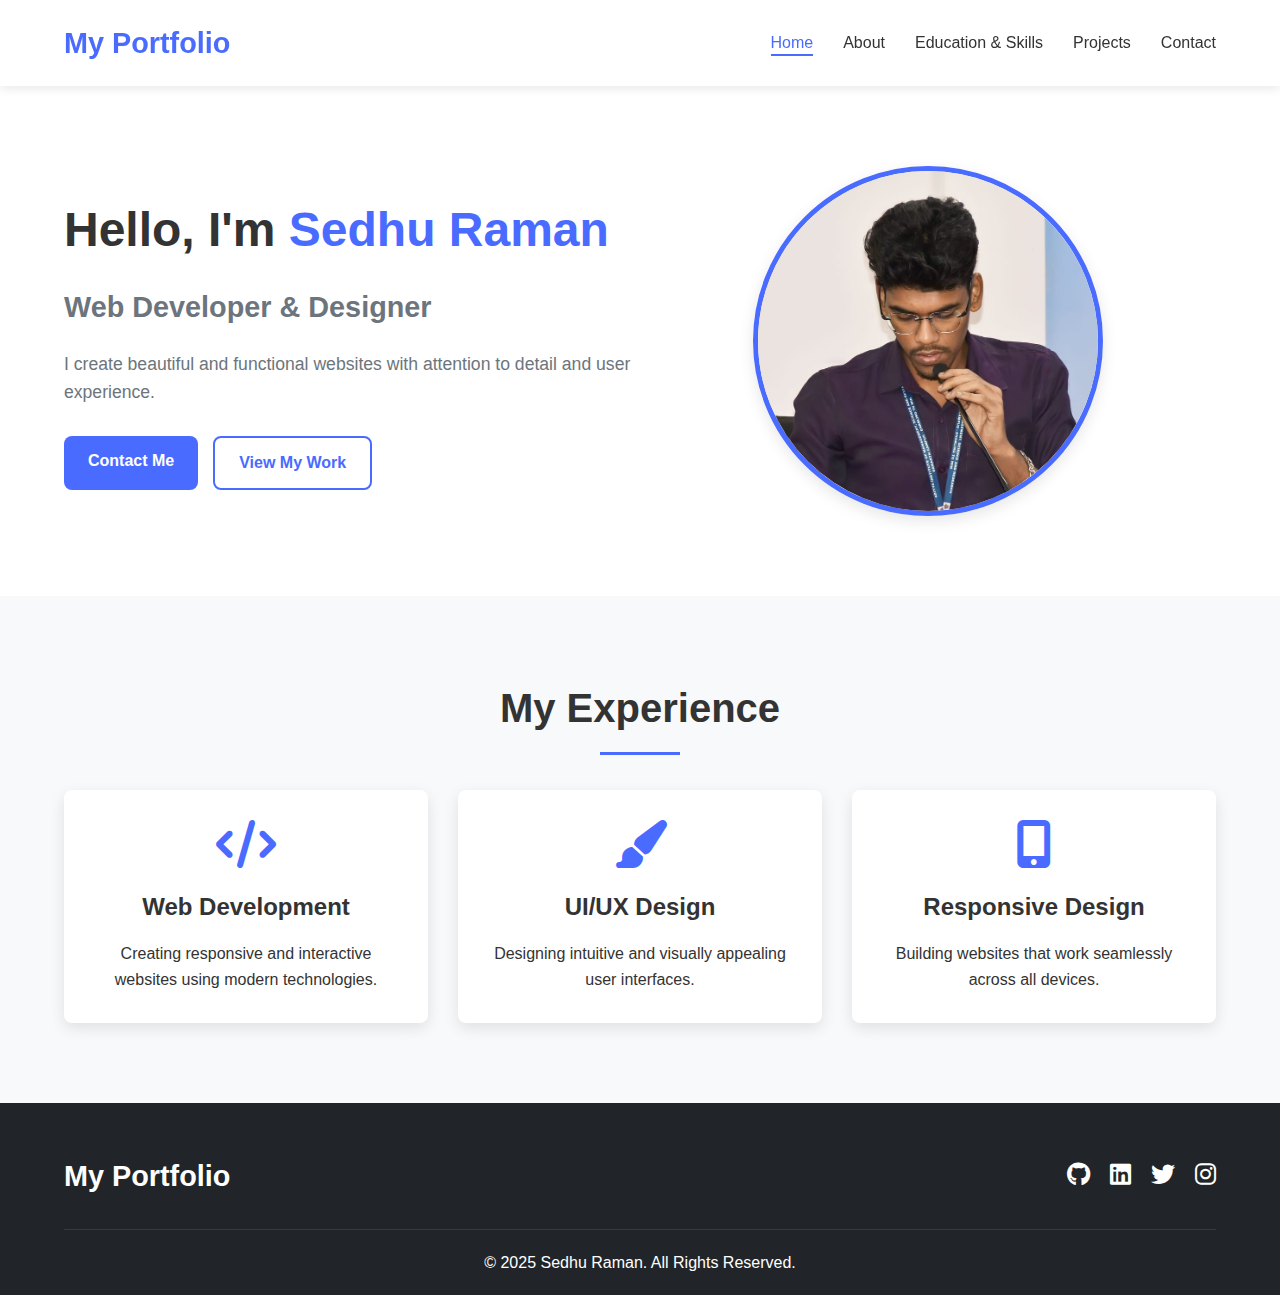
<file: index.html>
<!DOCTYPE html>
<html lang="en">
<head>
    <meta charset="UTF-8">
    <meta name="viewport" content="width=device-width, initial-scale=1.0">
    <title>Portfolio | Home</title>
    <link rel="stylesheet" href="css/style.css">
    <link rel="stylesheet" href="https://cdnjs.cloudflare.com/ajax/libs/font-awesome/6.4.0/css/all.min.css">
</head>
<body>
    <header>
        <div class="logo">
            <h1>My Portfolio</h1>
        </div>
        <nav>
            <ul>
                <li><a href="index.html" class="active">Home</a></li>
                <li><a href="about.html">About</a></li>
                <li><a href="education.html">Education & Skills</a></li>
                <li><a href="projects.html">Projects</a></li>
                <li><a href="contact.html">Contact</a></li>
            </ul>
            <div class="hamburger">
                <span></span>
                <span></span>
                <span></span>
            </div>
        </nav>
    </header>

    <main>
        <section class="hero">
            <div class="hero-content">
                <h1>Hello, I'm <span class="highlight">Sedhu Raman</span></h1>
                <h2>Web Developer & Designer</h2>
                <p>I create beautiful and functional websites with attention to detail and user experience.</p>
                <div class="cta-buttons">
                    <a href="contact.html" class="btn primary-btn">Contact Me</a>
                    <a href="projects.html" class="btn secondary-btn">View My Work</a>
                </div>
            </div>
            <div class="hero-image">
                <div class="profile-image-container">
                   <img src =".\images\sedhu1.jpg" class = "imgg"> <!-- Profile image will be added here -->
                    <div class="profile-placeholder">Profile Image</div>
                </div>
            </div>
        </section>

        <section class="featured-skills">
            <h2>My Experience</h2>
            <div class="skills-container">
                <div class="skill-card">
                    <i class="fas fa-code"></i>
                    <h3>Web Development</h3>
                    <p>Creating responsive and interactive websites using modern technologies.</p>
                </div>
                <div class="skill-card">
                    <i class="fas fa-paint-brush"></i>
                    <h3>UI/UX Design</h3>
                    <p>Designing intuitive and visually appealing user interfaces.</p>
                </div>
                <div class="skill-card">
                    <i class="fas fa-mobile-alt"></i>
                    <h3>Responsive Design</h3>
                    <p>Building websites that work seamlessly across all devices.</p>
                </div>
            </div>
        </section>

     
    </main>

    <footer>
        <div class="footer-content">
            <div class="footer-logo">
                <h2>My Portfolio</h2>
            </div>
            <div class="social-links">
                <a href="#" target="_blank"><i class="fab fa-github"></i></a>
                <a href="#" target="_blank"><i class="fab fa-linkedin"></i></a>
                <a href="#" target="_blank"><i class="fab fa-twitter"></i></a>
                <a href="#" target="_blank"><i class="fab fa-instagram"></i></a>
            </div>
        </div>
        <div class="footer-bottom">
            <p>&copy; 2025 Sedhu Raman. All Rights Reserved.</p>
        </div>
    </footer>

    <script src="js/main.js"></script>
</body>
</html>
</file>
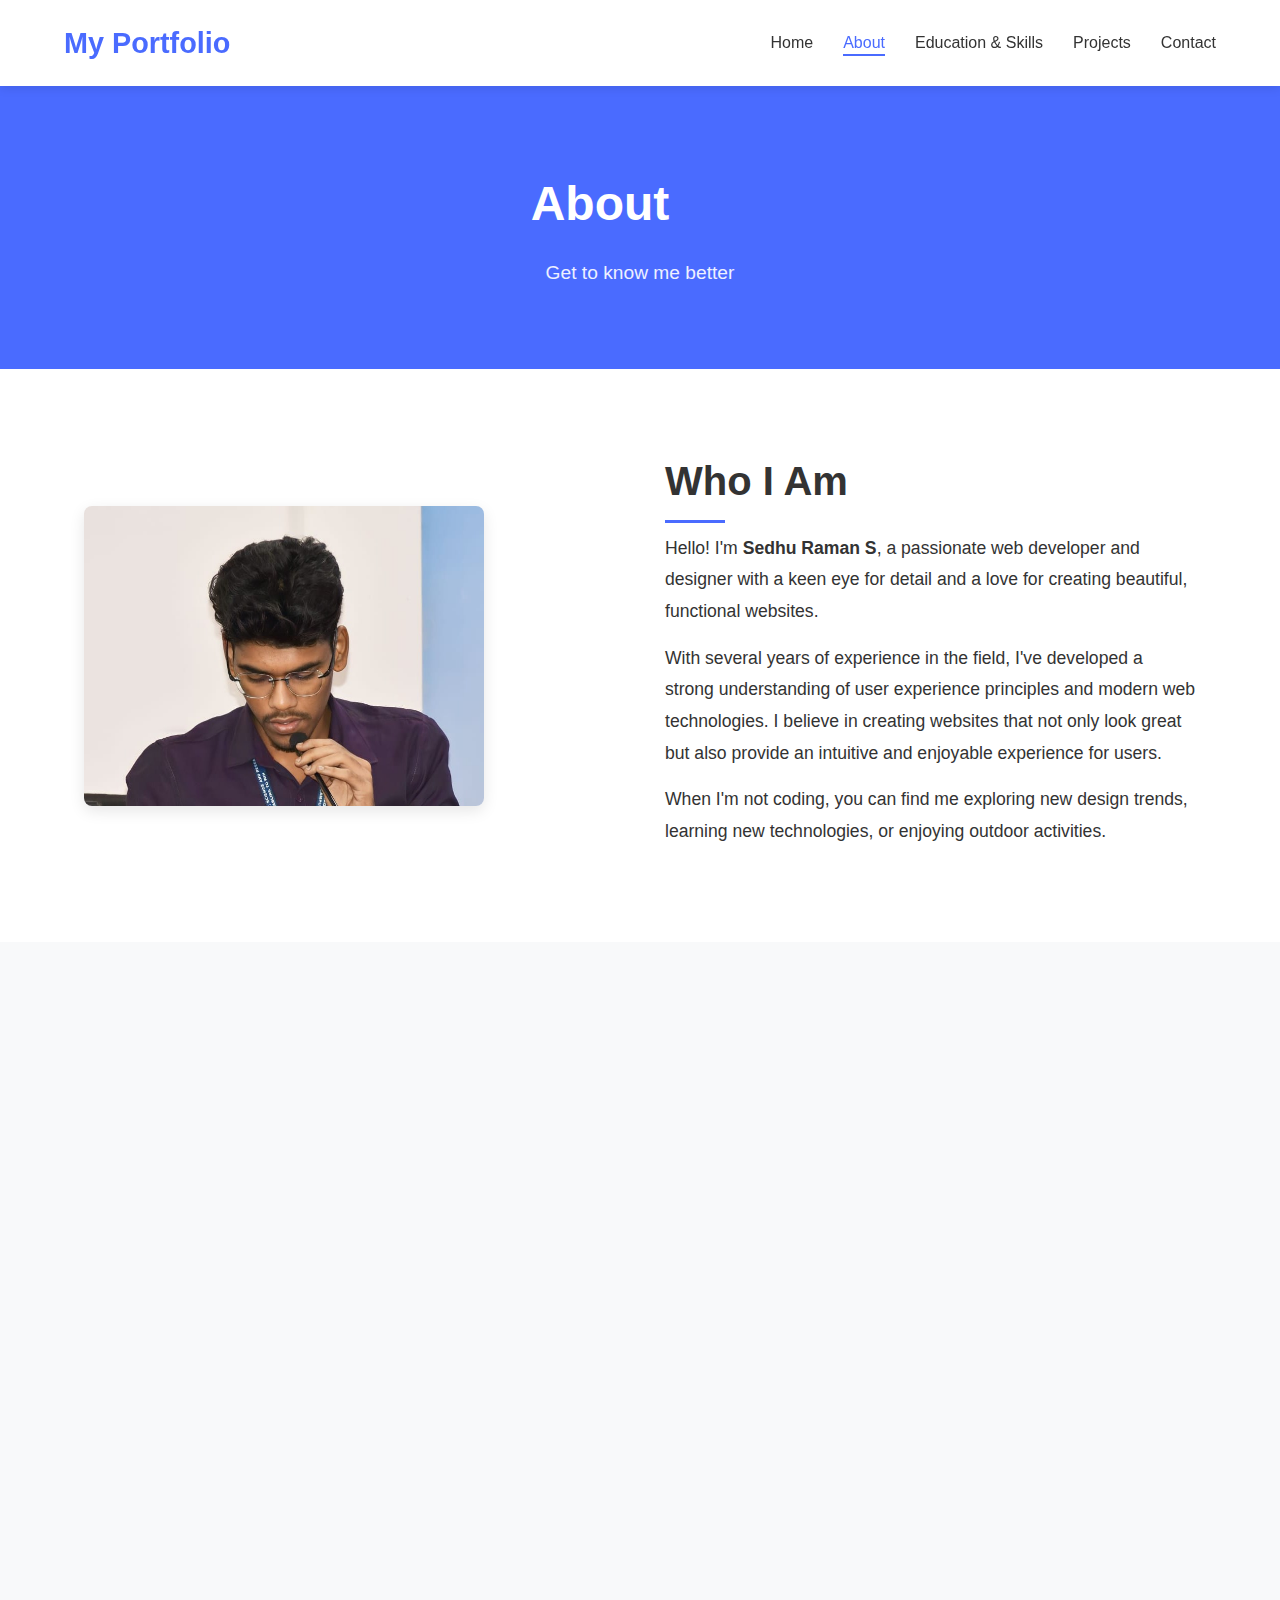
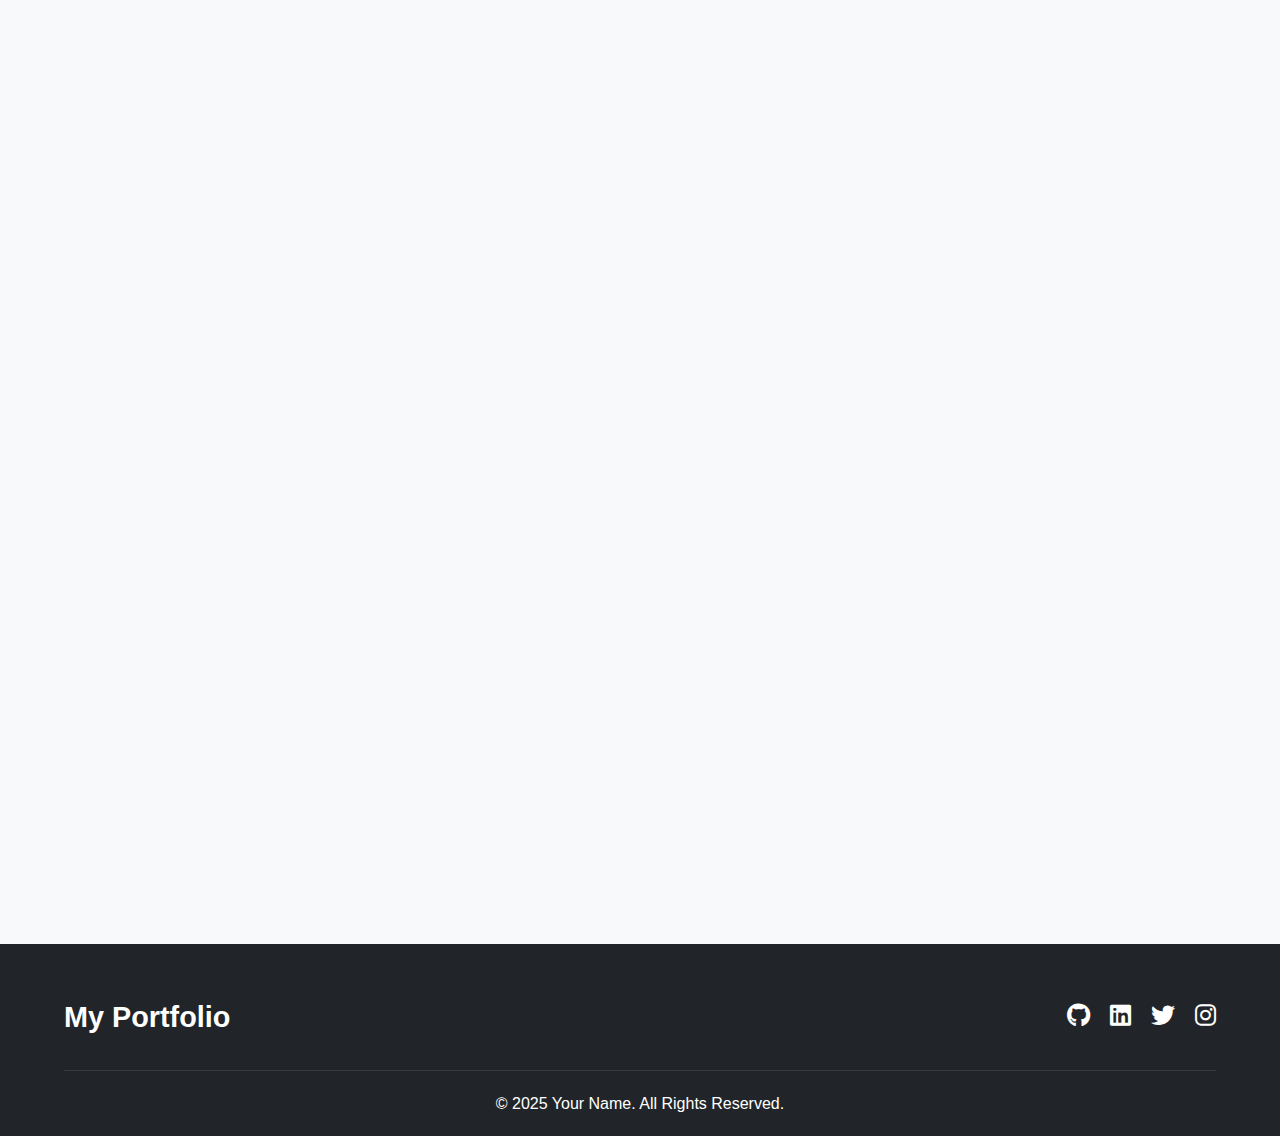
<file: about.html>
<!DOCTYPE html>
<html lang="en">
<head>
    <meta charset="UTF-8">
    <meta name="viewport" content="width=device-width, initial-scale=1.0">
    <title>Portfolio | About Me</title>
    <link rel="stylesheet" href="css/style.css">
    <link rel="stylesheet" href="https://cdnjs.cloudflare.com/ajax/libs/font-awesome/6.4.0/css/all.min.css">
</head>
<body>
    <header>
        <div class="logo">
            <h1>My Portfolio</h1>
        </div>
        <nav>
            <ul>
                <li><a href="index.html">Home</a></li>
                <li><a href="about.html" class="active">About</a></li>
                <li><a href="education.html">Education & Skills</a></li>
                <li><a href="projects.html">Projects</a></li>
                <li><a href="contact.html">Contact</a></li>
            </ul>
            <div class="hamburger">
                <span></span>
                <span></span>
                <span></span>
            </div>
        </nav>
    </header>

    <main>
        <section class="about-hero">
            <div class="container">
                <h1>About <span class="highlight">Me</span></h1>
                <p class="subtitle">Get to know me better</p>
            </div>
        </section>

        <section class="about-content">
            <div class="container">
                <div class="about-grid">
                    <div class="about-image">
                        <div class="image-container">
                            <img src=".\images\sedhu1.jpg">
                            <div class="about-placeholder">Profile Image</div>
                        </div>
                    </div>
                    <div class="about-text">
                        <h2>Who I Am</h2>
                        <p>Hello! I'm <strong>Sedhu Raman S</A></strong>, a passionate web developer and designer with a keen eye for detail and a love for creating beautiful, functional websites.</p>
                        <p>With several years of experience in the field, I've developed a strong understanding of user experience principles and modern web technologies. I believe in creating websites that not only look great but also provide an intuitive and enjoyable experience for users.</p>
                        <p>When I'm not coding, you can find me exploring new design trends, learning new technologies, or enjoying outdoor activities.</p>
                    </div>
                </div>
            </div>
        </section>

        <section class="interests">
            <div class="container">
                <h2>My Interests</h2>
                <div class="interests-grid">
                    <div class="interest-card">
                        <div class="interest-icon">
                            <i class="fas fa-laptop-code"></i>
                        </div>
                        <h3>Exploring AI & Machine Learning
</h3>
                        <p>I love exploring the possibilities of AI and Machine Learning. I'm particularly interested in natural language processing, computer vision, and robotics.</p>
                    </div>
                    <div class="interest-card">
                        <div class="interest-icon">
                            <i class="fas fa-palette"></i>
                        </div>
                        <h3>Web Developer</h3>
                        <p>Creating intuitive and visually appealing user interfaces is one of my greatest passions.</p>
                    </div>
                    <div class="interest-card">
                        <div class="interest-icon">
                            <i class="fas fa-book"></i>
                        </div>
                        <h3>Creating digital stories and comics
</h3>
                        <p>I enjoy creating digital stories and comics. I love to express myself through my writing and drawing.</p>
                    </div>
                    <div class="interest-card">
                        <div class="interest-icon">
                            <i class="fas fa-mountain"></i>
                        </div>
                        <h3>Problem-solving challenges

</h3>
                        <p>I enjoy solving complex problems and finding creative solutions. I'm particularly interested in robotics and automation.</p>
                    </div>
                </div>
            </div>
        </section>

        <section class="goals">
            <div class="container">
                <h2>My Goals</h2>
                <div class="goals-content">
                    <div class="goals-text">
                        <p>Become a professional AI developer and contribute to innovative projects in technology.</p>
                        <ul class="goals-list">
                            <li>
                                <i class="fas fa-check-circle"></i>
                                <span>Mastering modern web frameworks and technologies</span>
                            </li>
                            <li>
                                <i class="fas fa-check-circle"></i>
                                <span>Contributing to open-source projects</span>
                            </li>
                            <li>
                                <i class="fas fa-check-circle"></i>
                                <span>Creating accessible and inclusive web experiences</span>
                            </li>
                            <li>
                                <i class="fas fa-check-circle"></i>
                                <span>Mentoring aspiring developers</span>
                            </li>
                            <li>
                                <i class="fas fa-check-circle"></i>
                                <span>Building a portfolio of impactful projects</span>
                            </li>
                        </ul>
                    </div>
                    <div class="goals-image">
                        <div class="image-container">
                        <img  src=".\images\smart-goals-970x464.webp"/>
                            <div class="goals-placeholder">Goals Image</div>
                        </div>
                    </div>
                </div>
            </div>
        </section>

        <section class="cta-section">
            <div class="container">
                <h2>Interested in working together?</h2>
                <p>Let's create something amazing together!</p>
                <a href="contact.html" class="btn primary-btn">Get In Touch</a>
            </div>
        </section>
    </main>

    <footer>
        <div class="footer-content">
            <div class="footer-logo">
                <h2>My Portfolio</h2>
            </div>
            <div class="social-links">
                <a href="#" target="_blank"><i class="fab fa-github"></i></a>
                <a href="#" target="_blank"><i class="fab fa-linkedin"></i></a>
                <a href="#" target="_blank"><i class="fab fa-twitter"></i></a>
                <a href="#" target="_blank"><i class="fab fa-instagram"></i></a>
            </div>
        </div>
        <div class="footer-bottom">
            <p>&copy; 2025 Your Name. All Rights Reserved.</p>
        </div>
    </footer>

    <script src="js/main.js"></script>
</body>
</html>
</file>
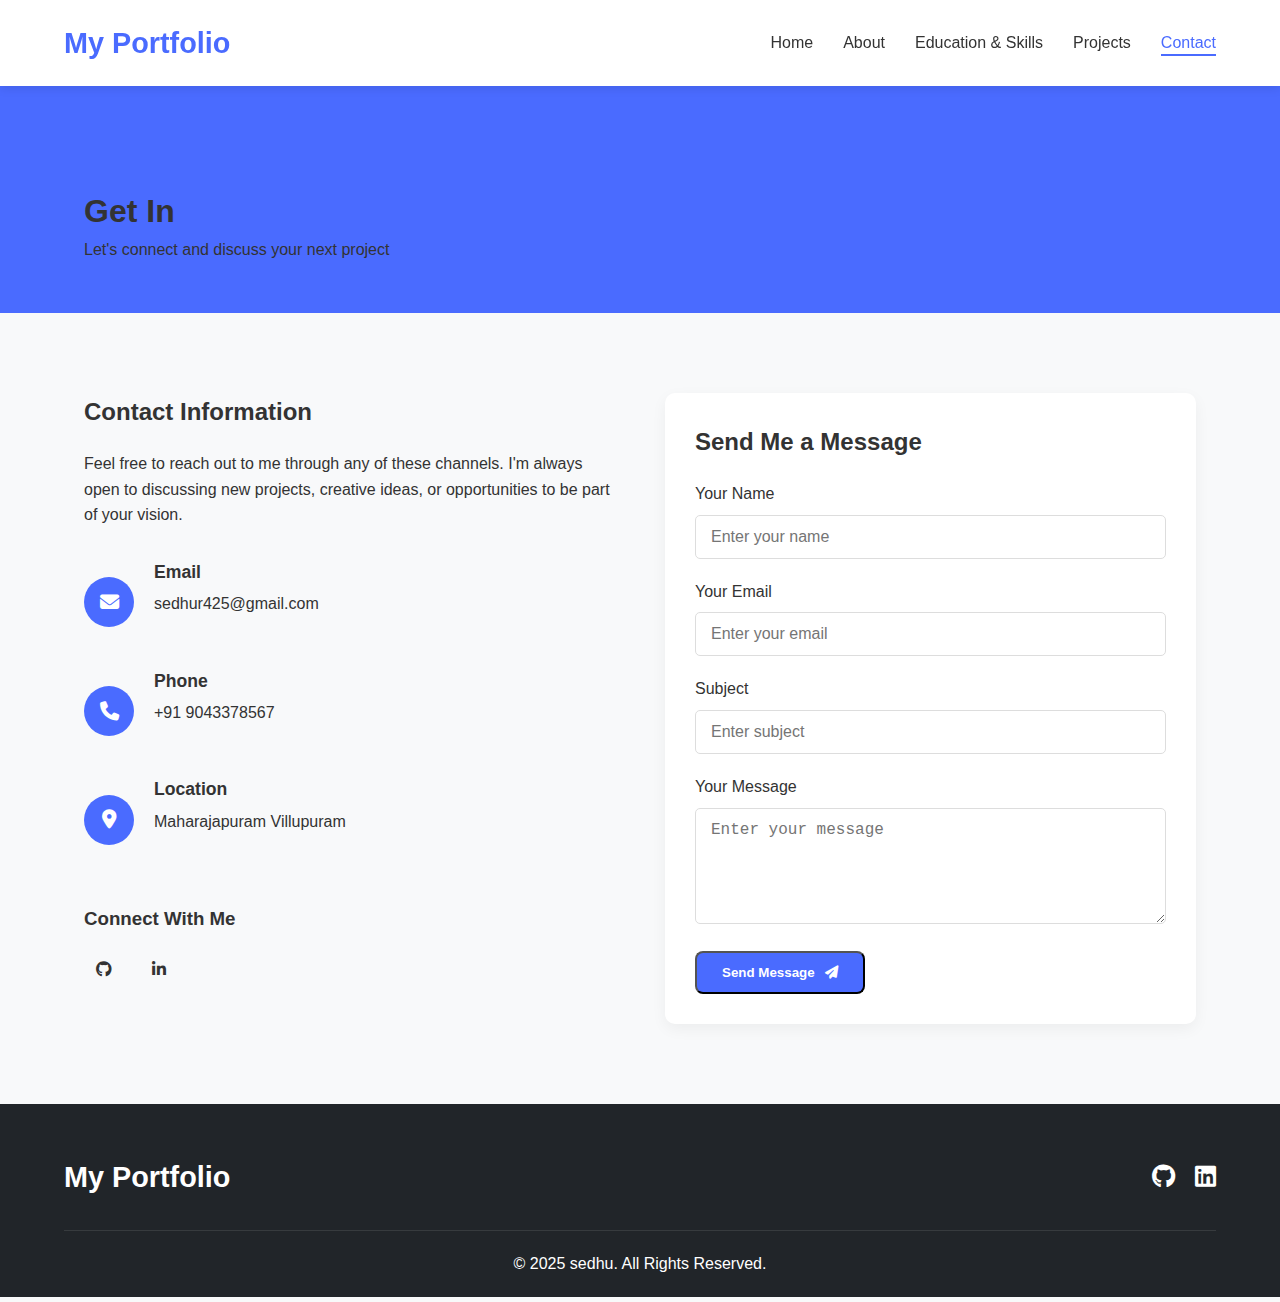
<file: contact.html>
<!DOCTYPE html>
<html lang="en">
<head>
    <meta charset="UTF-8">
    <meta name="viewport" content="width=device-width, initial-scale=1.0">
    <title>Portfolio | Contact</title>
    <link rel="stylesheet" href="css/style.css">
    <link rel="stylesheet" href="https://cdnjs.cloudflare.com/ajax/libs/font-awesome/6.4.0/css/all.min.css">
</head>
<body>
    <header>
        <div class="logo">
            <h1>My Portfolio</h1>
        </div>
        <nav>
            <ul>
                <li><a href="index.html">Home</a></li>
                <li><a href="about.html">About</a></li>
                <li><a href="education.html">Education & Skills</a></li>
                <li><a href="projects.html">Projects</a></li>
                <li><a href="contact.html" class="active">Contact</a></li>
            </ul>
            <div class="hamburger">
                <span></span>
                <span></span>
                <span></span>
            </div>
        </nav>
    </header>

    <main>
        <section class="page-hero contact-hero">
            <div class="container">
                <h1>Get In <span class="highlight">Touch</span></h1>
                <p class="subtitle">Let's connect and discuss your next project</p>
            </div>
        </section>

        <section class="contact-info">
            <div class="container">
                <div class="contact-grid">
                    <div class="contact-details">
                        <h2>Contact Information</h2>
                        <p>Feel free to reach out to me through any of these channels. I'm always open to discussing new projects, creative ideas, or opportunities to be part of your vision.</p>
                        
                        <div class="contact-methods">
                            <div class="contact-method">
                                <div class="contact-icon">
                                    <i class="fas fa-envelope"></i>
                                </div>
                                <div class="contact-text">
                                    <h3>Email</h3>
                                    <p><a href="mailto:sedhur425@gmail.com">sedhur425@gmail.com</a></p>
                                </div>
                            </div>
                            
                            <div class="contact-method">
                                <div class="contact-icon">
                                    <i class="fas fa-phone"></i>
                                </div>
                                <div class="contact-text">
                                    <h3>Phone</h3>
                                    <p><a href="+91 9043378567">+91 9043378567</a></p>
                                </div>
                            </div>
                            
                            <div class="contact-method">
                                <div class="contact-icon">
                                    <i class="fas fa-map-marker-alt"></i>
                                </div>
                                <div class="contact-text">
                                    <h3>Location</h3>
                                    <p>Maharajapuram Villupuram</p>
                                </div>
                            </div>
                        </div>
                        
                        <div class="social-connect">
                            <h3>Connect With Me</h3>
                            <div class="social-icons">
                                <a href="" target="_blank" class="social-icon">
                                    <i class="fab fa-github"></i>
                                </a>
                                <a href="" target="_blank" class="social-icon">
                                    <i class="fab fa-linkedin-in"></i>
                                </a>
                               
                             
                            </div>
                        </div>
                    </div>
                    
                    <div class="contact-form-container">
                        <h2>Send Me a Message</h2>
                        <form class="contact-form" id="contactForm">
                            <div class="form-group">
                                <label for="name">Your Name</label>
                                <input type="text" id="name" name="name" placeholder="Enter your name" required>
                            </div>
                            
                            <div class="form-group">
                                <label for="email">Your Email</label>
                                <input type="email" id="email" name="email" placeholder="Enter your email" required>
                            </div>
                            
                            <div class="form-group">
                                <label for="subject">Subject</label>
                                <input type="text" id="subject" name="subject" placeholder="Enter subject" required>
                            </div>
                            
                            <div class="form-group">
                                <label for="message">Your Message</label>
                                <textarea id="message" name="message" rows="5" placeholder="Enter your message" required></textarea>
                            </div>
                            
                            <button type="submit" class="btn primary-btn submit-btn">
                                <span>Send Message</span>
                                <i class="fas fa-paper-plane"></i>
                            </button>
                        </form>
                    </div>
                </div>
            </div>
        </section>

      
        
    </main>

    <footer>
        <div class="footer-content">
            <div class="footer-logo">
                <h2>My Portfolio</h2>
            </div>
            <div class="social-links">
                <a href="" target="_blank"><i class="fab fa-github"></i></a>
                <a href="" target="_blank"><i class="fab fa-linkedin"></i></a>
            </div>
        </div>
        <div class="footer-bottom">
            <p>&copy; 2025 sedhu. All Rights Reserved.</p>
        </div>
    </footer>

    <script src="js/main.js"></script>
</body>
</html>
</file>
<file: css/style.css>
/* Global Styles */
* {
    margin: 0;
    padding: 0;
    box-sizing: border-box;
}

:root {
    --primary-color: #4a6bff;
    --secondary-color: #6c757d;
    --accent-color: #ff7e5f;
    --text-color: #333;
    --light-color: #f8f9fa;
    --dark-color: #212529;
    --transition: all 0.3s ease;
    --shadow: 0 5px 15px rgba(0, 0, 0, 0.1);
    --border-radius: 8px;
    --timeline-color: #e0e0e0;
}

.container {
    width: 90%;
    max-width: 1200px;
    margin: 0 auto;
    padding: 0 20px;
}

body {
    font-family: 'Segoe UI', Tahoma, Geneva, Verdana, sans-serif;
    line-height: 1.6;
    color: var(--text-color);
    background-color: var(--light-color);
}

a {
    text-decoration: none;
    color: var(--primary-color);
    transition: var(--transition);
}

ul {
    list-style: none;
}

img {
    max-width: 100%;
    height: auto;
}

.btn {
    display: inline-block;
    padding: 12px 24px;
    border-radius: var(--border-radius);
    font-weight: 600;
    text-align: center;
    cursor: pointer;
    transition: var(--transition);
}

.primary-btn {
    background-color: var(--primary-color);
    color: white;
}

.primary-btn:hover {
    background-color: #3a59e0;
    transform: translateY(-3px);
    box-shadow: var(--shadow);
}

.secondary-btn {
    background-color: transparent;
    color: var(--primary-color);
    border: 2px solid var(--primary-color);
}

.secondary-btn:hover {
    background-color: var(--primary-color);
    color: white;
    transform: translateY(-3px);
    box-shadow: var(--shadow);
}

.small-btn {
    padding: 8px 16px;
    font-size: 0.9rem;
}

.highlight {
    color: var(--primary-color);
}

/* Header Styles */
header {
    display: flex;
    justify-content: space-between;
    align-items: center;
    padding: 20px 5%;
    background-color: white;
    box-shadow: 0 2px 10px rgba(0, 0, 0, 0.1);
    position: sticky;
    top: 0;
    z-index: 100;
}

.logo h1 {
    font-size: 1.8rem;
    color: var(--primary-color);
}

nav ul {
    display: flex;
}

nav ul li {
    margin-left: 30px;
}

nav ul li a {
    color: var(--text-color);
    font-weight: 500;
    position: relative;
}

nav ul li a:hover,
nav ul li a.active {
    color: var(--primary-color);
}

nav ul li a.active::after {
    content: '';
    position: absolute;
    bottom: -5px;
    left: 0;
    width: 100%;
    height: 2px;
    background-color: var(--primary-color);
}

.hamburger {
    display: none;
    flex-direction: column;
    cursor: pointer;
}

.hamburger span {
    width: 25px;
    height: 3px;
    background-color: var(--text-color);
    margin: 3px 0;
    transition: var(--transition);
}

/* Hero Section */
.hero {
    display: flex;
    align-items: center;
    justify-content: space-between;
    padding: 80px 5%;
    background-color: white;
}

.hero-content {
    flex: 1;
    max-width: 600px;
}

.hero-content h1 {
    font-size: 3rem;
    margin-bottom: 15px;
}

.hero-content h2 {
    font-size: 1.8rem;
    color: var(--secondary-color);
    margin-bottom: 20px;
}

.hero-content p {
    font-size: 1.1rem;
    margin-bottom: 30px;
    color: var(--secondary-color);
}

.cta-buttons {
    display: flex;
    gap: 15px;
}

.hero-image {
    flex: 1;
    display: flex;
    justify-content: center;
    align-items: center;
}

.profile-image-container {
    width: 350px;
    height: 350px;
    border-radius: 50%;
    overflow: hidden;
    box-shadow: var(--shadow);
    border: 5px solid var(--primary-color);
}

.profile-placeholder {
    width: 100%;
    height: 100%;
    display: flex;
    justify-content: center;
    align-items: center;
    background-color: #e9ecef;
    color: var(--secondary-color);
    font-size: 1.5rem;
    font-weight: bold;
}

/* Featured Skills Section */
.featured-skills {
    padding: 80px 5%;
    background-color: #f8f9fa;
}

.featured-skills h2 {
    text-align: center;
    font-size: 2.5rem;
    margin-bottom: 50px;
    position: relative;
}

.featured-skills h2::after {
    content: '';
    position: absolute;
    bottom: -15px;
    left: 50%;
    transform: translateX(-50%);
    width: 80px;
    height: 3px;
    background-color: var(--primary-color);
}

.skills-container {
    display: flex;
    justify-content: space-between;
    gap: 30px;
}

.skill-card {
    flex: 1;
    background-color: white;
    padding: 30px;
    border-radius: var(--border-radius);
    box-shadow: var(--shadow);
    text-align: center;
    transition: var(--transition);
}

.skill-card:hover {
    transform: translateY(-10px);
}

.skill-card i {
    font-size: 3rem;
    color: var(--primary-color);
    margin-bottom: 20px;
}

.skill-card h3 {
    font-size: 1.5rem;
    margin-bottom: 15px;
}

/* Featured Projects Section */
.featured-projects {
    padding: 80px 5%;
    background-color: white;
}

.featured-projects h2 {
    text-align: center;
    font-size: 2.5rem;
    margin-bottom: 50px;
    position: relative;
}

.featured-projects h2::after {
    content: '';
    position: absolute;
    bottom: -15px;
    left: 50%;
    transform: translateX(-50%);
    width: 80px;
    height: 3px;
    background-color: var(--primary-color);
}

.projects-container {
    display: flex;
    justify-content: space-between;
    gap: 30px;
    margin-bottom: 40px;
}

.project-card {
    flex: 1;
    background-color: white;
    border-radius: var(--border-radius);
    box-shadow: var(--shadow);
    overflow: hidden;
    transition: var(--transition);
}

.project-card:hover {
    transform: translateY(-10px);
}

.project-image {
    height: 200px;
    background-color: #e9ecef;
    display: flex;
    justify-content: center;
    align-items: center;
    color: var(--secondary-color);
    font-weight: bold;
}

.project-card h3 {
    padding: 20px 20px 10px;
    font-size: 1.3rem;
}

.project-card p {
    padding: 0 20px 20px;
    color: var(--secondary-color);
}

.project-card .btn {
    margin: 0 20px 20px;
}

.view-all {
    text-align: center;
    margin-top: 30px;
}

/* About Page Styles */
.about-hero {
    background-color: var(--primary-color);
    color: white;
    padding: 80px 0;
    text-align: center;
}

.about-hero h1 {
    font-size: 3rem;
    margin-bottom: 15px;
}

.about-hero .subtitle {
    font-size: 1.2rem;
    opacity: 0.9;
}

.about-content {
    padding: 80px 0;
    background-color: white;
}

.about-grid {
    display: flex;
    align-items: center;
    gap: 50px;
}

.about-image {
    flex: 1;
}

.image-container {
    max-width: 400px;
    height: 300px;
    border-radius: var(--border-radius);
    overflow: hidden;
    box-shadow: var(--shadow);
}

.about-placeholder, .goals-placeholder {
    width: 100%;
    height: 100%;
    display: flex;
    justify-content: center;
    align-items: center;
    background-color: #e9ecef;
    color: var(--secondary-color);
    font-size: 1.5rem;
    font-weight: bold;
}

.about-text {
    flex: 1;
}

.about-text h2 {
    font-size: 2.5rem;
    margin-bottom: 20px;
    position: relative;
}

.about-text h2::after {
    content: '';
    position: absolute;
    bottom: -10px;
    left: 0;
    width: 60px;
    height: 3px;
    background-color: var(--primary-color);
}

.about-text p {
    margin-bottom: 15px;
    font-size: 1.1rem;
    line-height: 1.8;
}

.interests {
    padding: 80px 0;
    background-color: var(--light-color);
}

.interests h2 {
    text-align: center;
    font-size: 2.5rem;
    margin-bottom: 50px;
    position: relative;
}

.interests h2::after {
    content: '';
    position: absolute;
    bottom: -15px;
    left: 50%;
    transform: translateX(-50%);
    width: 80px;
    height: 3px;
    background-color: var(--primary-color);
}

.interests-grid {
    display: grid;
    grid-template-columns: repeat(auto-fit, minmax(250px, 1fr));
    gap: 30px;
}

.interest-card {
    background-color: white;
    padding: 30px;
    border-radius: var(--border-radius);
    box-shadow: var(--shadow);
    text-align: center;
    transition: var(--transition);
}

.interest-card:hover {
    transform: translateY(-10px);
}

.interest-icon {
    font-size: 2.5rem;
    color: var(--primary-color);
    margin-bottom: 20px;
}

.interest-card h3 {
    font-size: 1.3rem;
    margin-bottom: 15px;
}

.goals {
    padding: 80px 0;
    background-color: white;
}

.goals h2 {
    text-align: center;
    font-size: 2.5rem;
    margin-bottom: 50px;
    position: relative;
}

.goals h2::after {
    content: '';
    position: absolute;
    bottom: -15px;
    left: 50%;
    transform: translateX(-50%);
    width: 80px;
    height: 3px;
    background-color: var(--primary-color);
}

.goals-content {
    display: flex;
    align-items: center;
    gap: 50px;
}

.goals-text {
    flex: 1;
}

.goals-text p {
    font-size: 1.1rem;
    line-height: 1.8;
    margin-bottom: 20px;
}

.goals-list {
    list-style: none;
}

.goals-list li {
    display: flex;
    align-items: center;
    margin-bottom: 15px;
    font-size: 1.1rem;
}

.goals-list li i {
    color: var(--primary-color);
    margin-right: 15px;
    font-size: 1.2rem;
}

.goals-image {
    flex:1;
     height: 200px;
}

.cta-section {
    padding: 80px 0;
    background-color: var(--primary-color);
    color: white;
    text-align: center;
}

.cta-section h2 {
    font-size: 2.5rem;
    margin-bottom: 15px;
}

.cta-section p {
    font-size: 1.2rem;
    margin-bottom: 30px;
    opacity: 0.9;
}

/* Education & Skills Page Styles */
.education-hero {
    background: linear-gradient(rgba(0, 0, 0, 0.7), rgba(0, 0, 0, 0.7)), url('../images/education-bg.jpg');
    background-size: cover;
    background-position: center;
    color: white;
}

/* Timeline Styles */
.timeline {
    position: relative;
    max-width: 800px;
    margin: 0 auto;
    padding: 2rem 0;
}

.timeline::before {
    content: '';
    position: absolute;
    width: 4px;
    background-color: var(--timeline-color);
    top: 0;
    bottom: 0;
    left: 50px;
    margin-left: -2px;
}

.timeline-item {
    padding: 1rem 2rem 1rem 4rem;
    position: relative;
    margin-bottom: 2rem;
    background-color: white;
    border-radius: 8px;
    box-shadow: 0 4px 8px rgba(0, 0, 0, 0.1);
}

.timeline-dot {
    position: absolute;
    width: 20px;
    height: 20px;
    left: -10px;
    background-color: var(--primary-color);
    border-radius: 50%;
    top: 1.5rem;
    z-index: 1;
}

.timeline-date {
    font-weight: bold;
    color: var(--primary-color);
    margin-bottom: 0.5rem;
}

.timeline-content h3 {
    margin-bottom: 0.25rem;
}

.timeline-content h4 {
    color: #666;
    font-weight: normal;
    margin-bottom: 0.5rem;
}

/* Certifications Styles */
.certifications {
    background-color: #f9f9f9;
    padding: 4rem 0;
}

.cert-grid {
    display: grid;
    grid-template-columns: repeat(auto-fill, minmax(300px, 1fr));
    gap: 2rem;
    margin-top: 2rem;
}

.cert-card {
    display: flex;
    background-color: white;
    border-radius: 8px;
    padding: 1.5rem;
    box-shadow: 0 4px 8px rgba(0, 0, 0, 0.1);
    transition: var(--transition);
}

.cert-card:hover {
    transform: translateY(-5px);
    box-shadow: 0 8px 16px rgba(0, 0, 0, 0.15);
}

.cert-icon {
    font-size: 2rem;
    color: var(--primary-color);
    margin-right: 1.5rem;
}

.cert-content h3 {
    margin-bottom: 0.5rem;
}

.cert-issuer {
    color: #666;
    margin-bottom: 0.25rem;
}

.cert-date {
    font-size: 0.9rem;
    color: #888;
}

/* Skills Styles */
.skills {
    padding: 4rem 0;
}

.skills-categories {
    display: grid;
    grid-template-columns: repeat(auto-fill, minmax(350px, 1fr));
    gap: 3rem;
    margin-top: 2rem;
}

.skill-category h3 {
    margin-bottom: 1.5rem;
    padding-bottom: 0.5rem;
    border-bottom: 2px solid var(--primary-color);
}

.skill-bars {
    display: flex;
    flex-direction: column;
    gap: 1.5rem;
}

.skill-bar {
    width: 100%;
}

.skill-info {
    display: flex;
    justify-content: space-between;
    margin-bottom: 0.5rem;
}

.skill-progress {
    height: 10px;
    background-color: #e0e0e0;
    border-radius: 5px;
    overflow: hidden;
}

.skill-progress-bar {
    height: 100%;
    background: linear-gradient(to right, var(--primary-color), var(--secondary-color));
    border-radius: 5px;
    transition: width 1s ease-in-out;
}

/* Soft Skills Styles */
.soft-skills {
    background-color: #f9f9f9;
    padding: 4rem 0;
}

.soft-skills-grid {
    display: grid;
    grid-template-columns: repeat(auto-fill, minmax(200px, 1fr));
    gap: 2rem;
    margin-top: 2rem;
}

.soft-skill {
    text-align: center;
    padding: 1.5rem;
    background-color: white;
    border-radius: 8px;
    box-shadow: 0 4px 8px rgba(0, 0, 0, 0.1);
    transition: var(--transition);
}

.soft-skill:hover {
    transform: translateY(-5px);
    box-shadow: 0 8px 16px rgba(0, 0, 0, 0.15);
}

.soft-skill-icon {
    font-size: 2.5rem;
    color: var(--primary-color);
    margin-bottom: 1rem;
}

.soft-skill h3 {
    font-size: 1.2rem;
}

/* Projects Page Styles */
.projects-hero {
    background: linear-gradient(rgba(0, 0, 0, 0.7), rgba(0, 0, 0, 0.7)), url('../images/projects-bg.jpg');
    background-size: cover;
    background-position: center;
    color: white;
}

/* Project Filters */
.project-filters {
    padding: 2rem 0;
    text-align: center;
}

.filter-buttons {
    display: flex;
    justify-content: center;
    flex-wrap: wrap;
    gap: 1rem;
    margin-bottom: 2rem;
}

.filter-btn {
    background: none;
    border: 2px solid var(--primary-color);
    color: var(--dark-color);
    padding: 0.5rem 1.5rem;
    border-radius: 30px;
    cursor: pointer;
    font-weight: 600;
    transition: var(--transition);
}

.filter-btn:hover, .filter-btn.active {
    background-color: var(--primary-color);
    color: white;
}

/* Projects Grid */
.projects-grid {
    padding: 2rem 0 4rem;
}

.projects {
    display: grid;
    grid-template-columns: repeat(auto-fill, minmax(350px, 1fr));
    gap: 2rem;
}

.project-card {
    background-color: white;
    border-radius: var(--border-radius);
    overflow: hidden;
    box-shadow: var(--shadow);
    transition: var(--transition);
}

.project-card:hover {
    transform: translateY(-10px);
    box-shadow: 0 15px 30px rgba(0, 0, 0, 0.15);
}

.project-img {
    position: relative;
    overflow: hidden;
    height: 250px;
}

.project-img img {
    width: 100%;
    height: 100%;
    object-fit: cover;
    transition: transform 0.5s ease;
}

.project-card:hover .project-img img {
    transform: scale(1.1);
}

.project-overlay {
    position: absolute;
    top: 0;
    left: 0;
    width: 100%;
    height: 100%;
    background: rgba(0, 0, 0, 0.7);
    display: flex;
    align-items: center;
    justify-content: center;
    opacity: 0;
    transition: opacity 0.3s ease;
}

.project-card:hover .project-overlay {
    opacity: 1;
}

.project-links {
    display: flex;
    gap: 1rem;
}

.project-links a {
    display: flex;
    align-items: center;
    justify-content: center;
    width: 45px;
    height: 45px;
    background-color: white;
    border-radius: 50%;
    color: var(--primary-color);
    font-size: 1.2rem;
    transition: var(--transition);
}

.project-links a:hover {
    background-color: var(--primary-color);
    color: white;
}

.project-info {
    padding: 1.5rem;
}

.project-info h3 {
    margin-bottom: 0.75rem;
    font-size: 1.4rem;
}

.project-info p {
    color: #666;
    margin-bottom: 1rem;
    line-height: 1.6;
}

.project-tags {
    display: flex;
    flex-wrap: wrap;
    gap: 0.5rem;
}

.project-tags span {
    background-color: #f0f0f0;
    color: #555;
    padding: 0.25rem 0.75rem;
    border-radius: 20px;
    font-size: 0.85rem;
}

/* Development Process */
.project-details {
    background-color: #f9f9f9;
    padding: 4rem 0;
}

.process-steps {
    margin-top: 3rem;
}

.process-step {
    display: flex;
    margin-bottom: 2.5rem;
    position: relative;
}

.process-step:last-child {
    margin-bottom: 0;
}

.step-number {
    display: flex;
    align-items: center;
    justify-content: center;
    width: 50px;
    height: 50px;
    background-color: var(--primary-color);
    color: white;
    border-radius: 50%;
    font-size: 1.5rem;
    font-weight: bold;
    margin-right: 1.5rem;
    flex-shrink: 0;
}

.step-content h3 {
    margin-bottom: 0.5rem;
}

.step-content p {
    color: #666;
    line-height: 1.6;
}

.cta-section .btn {
    background-color: white;
    color: var(--primary-color);
}

.cta-section .btn:hover {
    background-color: var(--light-color);
    transform: translateY(-3px);
}

/* Footer */
footer {
    background-color: var(--dark-color);
    color: white;
    padding: 50px 5% 20px;
}

.footer-content {
    display: flex;
    justify-content: space-between;
    align-items: center;
    margin-bottom: 30px;
}

.footer-logo h2 {
    color: white;
    font-size: 1.8rem;
}

.social-links {
    display: flex;
    gap: 20px;
}

.social-links a {
    color: white;
    font-size: 1.5rem;
    transition: var(--transition);
}

.social-links a:hover {
    color: var(--primary-color);
    transform: translateY(-5px);
}

.footer-bottom {
    text-align: center;
    padding-top: 20px;
    border-top: 1px solid rgba(255, 255, 255, 0.1);
}

/* Contact page styles */
.contact-hero {
    background-color: var(--primary-color);
    padding: 100px 0 50px;
}

.contact-info {
    padding: 80px 0;
}

.contact-grid {
    display: grid;
    grid-template-columns: 1fr 1fr;
    gap: 50px;
    align-items: start;
}

.contact-details h2,
.contact-form-container h2 {
    margin-bottom: 20px;
    color: var(--text-dark);
}

.contact-details p {
    margin-bottom: 30px;
    color: var(--text-medium);
    line-height: 1.6;
}

.contact-methods {
    margin-bottom: 40px;
}

.contact-method {
    display: flex;
    align-items: center;
    margin-bottom: 20px;
}

.contact-icon {
    width: 50px;
    height: 50px;
    background-color: var(--primary-color);
    border-radius: 50%;
    display: flex;
    align-items: center;
    justify-content: center;
    margin-right: 20px;
}

.contact-icon i {
    color: white;
    font-size: 1.2rem;
}

.contact-text h3 {
    margin-bottom: 5px;
    color: var(--text-dark);
    font-size: 1.1rem;
}

.contact-text p a {
    color: var(--text-medium);
    text-decoration: none;
    transition: color 0.3s ease;
}

.contact-text p a:hover {
    color: var(--primary-color);
}

.social-connect h3 {
    margin-bottom: 15px;
    color: var(--text-dark);
}

.social-icons {
    display: flex;
    gap: 15px;
}

.social-icon {
    width: 40px;
    height: 40px;
    background-color: #f8f9fa;
    border-radius: 50%;
    display: flex;
    align-items: center;
    justify-content: center;
    color: var(--text-dark);
    text-decoration: none;
    transition: all 0.3s ease;
}

.social-icon:hover {
    background-color: var(--primary-color);
    color: white;
    transform: translateY(-3px);
}

/* Contact Form */
.contact-form-container {
    background-color: white;
    border-radius: 10px;
    padding: 30px;
    box-shadow: 0 5px 15px rgba(0, 0, 0, 0.05);
}

.form-group {
    margin-bottom: 20px;
}

.form-group label {
    display: block;
    margin-bottom: 8px;
    color: var(--text-dark);
    font-weight: 500;
}

.form-group input,
.form-group textarea {
    width: 100%;
    padding: 12px 15px;
    border: 1px solid #ddd;
    border-radius: 5px;
    font-size: 1rem;
    color: var(--text-dark);
    transition: border-color 0.3s ease;
}

.form-group input:focus,
.form-group textarea:focus {
    border-color: var(--primary-color);
    outline: none;
}

.submit-btn {
    display: flex;
    align-items: center;
    justify-content: center;
    gap: 10px;
    padding: 12px 25px;
    width: auto;
}

.submit-btn i {
    transition: transform 0.3s ease;
}

.submit-btn:hover i {
    transform: translateX(5px);
}

/* Map Section */
.map-section {
    padding: 60px 0;
    background-color: #f8f9fa;
}

.map-container {
    height: 400px;
    border-radius: 10px;
    overflow: hidden;
    margin-top: 30px;
}

.map-placeholder {
    height: 100%;
    background-color: #e9e9e9;
    display: flex;
    flex-direction: column;
    align-items: center;
    justify-content: center;
    color: var(--text-medium);
}

.map-placeholder i {
    font-size: 3rem;
    margin-bottom: 15px;
    color: var(--primary-color);
}

/* FAQ Section */
.faq-section {
    padding: 80px 0;
}

.faq-container {
    margin-top: 40px;
}

.faq-item {
    margin-bottom: 20px;
    border: 1px solid #eee;
    border-radius: 8px;
    overflow: hidden;
}

.faq-question {
    padding: 20px;
    background-color: white;
    display: flex;
    justify-content: space-between;
    align-items: center;
    cursor: pointer;
}

.faq-question h3 {
    margin: 0;
    font-size: 1.1rem;
    color: var(--text-dark);
}

.faq-toggle {
    color: var(--primary-color);
    transition: transform 0.3s ease;
}

.faq-item.active .faq-toggle {
    transform: rotate(45deg);
}

.faq-answer {
    padding: 0 20px;
    max-height: 0;
    overflow: hidden;
    transition: all 0.3s ease;
    background-color: white;
}

.faq-item.active .faq-answer {
    padding: 0 20px 20px;
    max-height: 1000px;
}

/* Responsive Styles */
@media (max-width: 1200px) {
    .hero {
        flex-direction: column;
        text-align: center;
    }

    .hero-content {
        margin-bottom: 50px;
        max-width: 100%;
    }

    .cta-buttons {
        justify-content: center;
    }

    .skills-container,
    .projects-container {
        flex-direction: column;
    }
}

@media (max-width: 768px) {
    header {
        padding: 15px 5%;
    }

    nav ul {
        display: none;
    }

    .hamburger {
        display: flex;
    }

    .hero-content h1 {
        font-size: 2.5rem;
    }

    .hero-content h2 {
        font-size: 1.5rem;
    }

    .profile-image-container {
        width: 250px;
        height: 250px;
    }

    .featured-skills h2,
    .featured-projects h2,
    .about-hero h1,
    .about-text h2,
    .interests h2,
    .goals h2,
    .cta-section h2 {
        font-size: 2rem;
    }

    .about-grid,
    .goals-content {
        flex-direction: column;
    }

    .image-container {
        max-width: 100%;
        height: 300px;
    }

    .footer-content {
        flex-direction: column;
        gap: 20px;
    }
}

@media (max-width: 480px) {
    .hero-content h1 {
        font-size: 2rem;
    }

    .hero-content p {
        font-size: 1rem;
    }

    .cta-buttons {
        flex-direction: column;
        gap: 10px;
    }

    .profile-image-container {
        width: 200px;
        height: 200px;
    }
}
</file>
